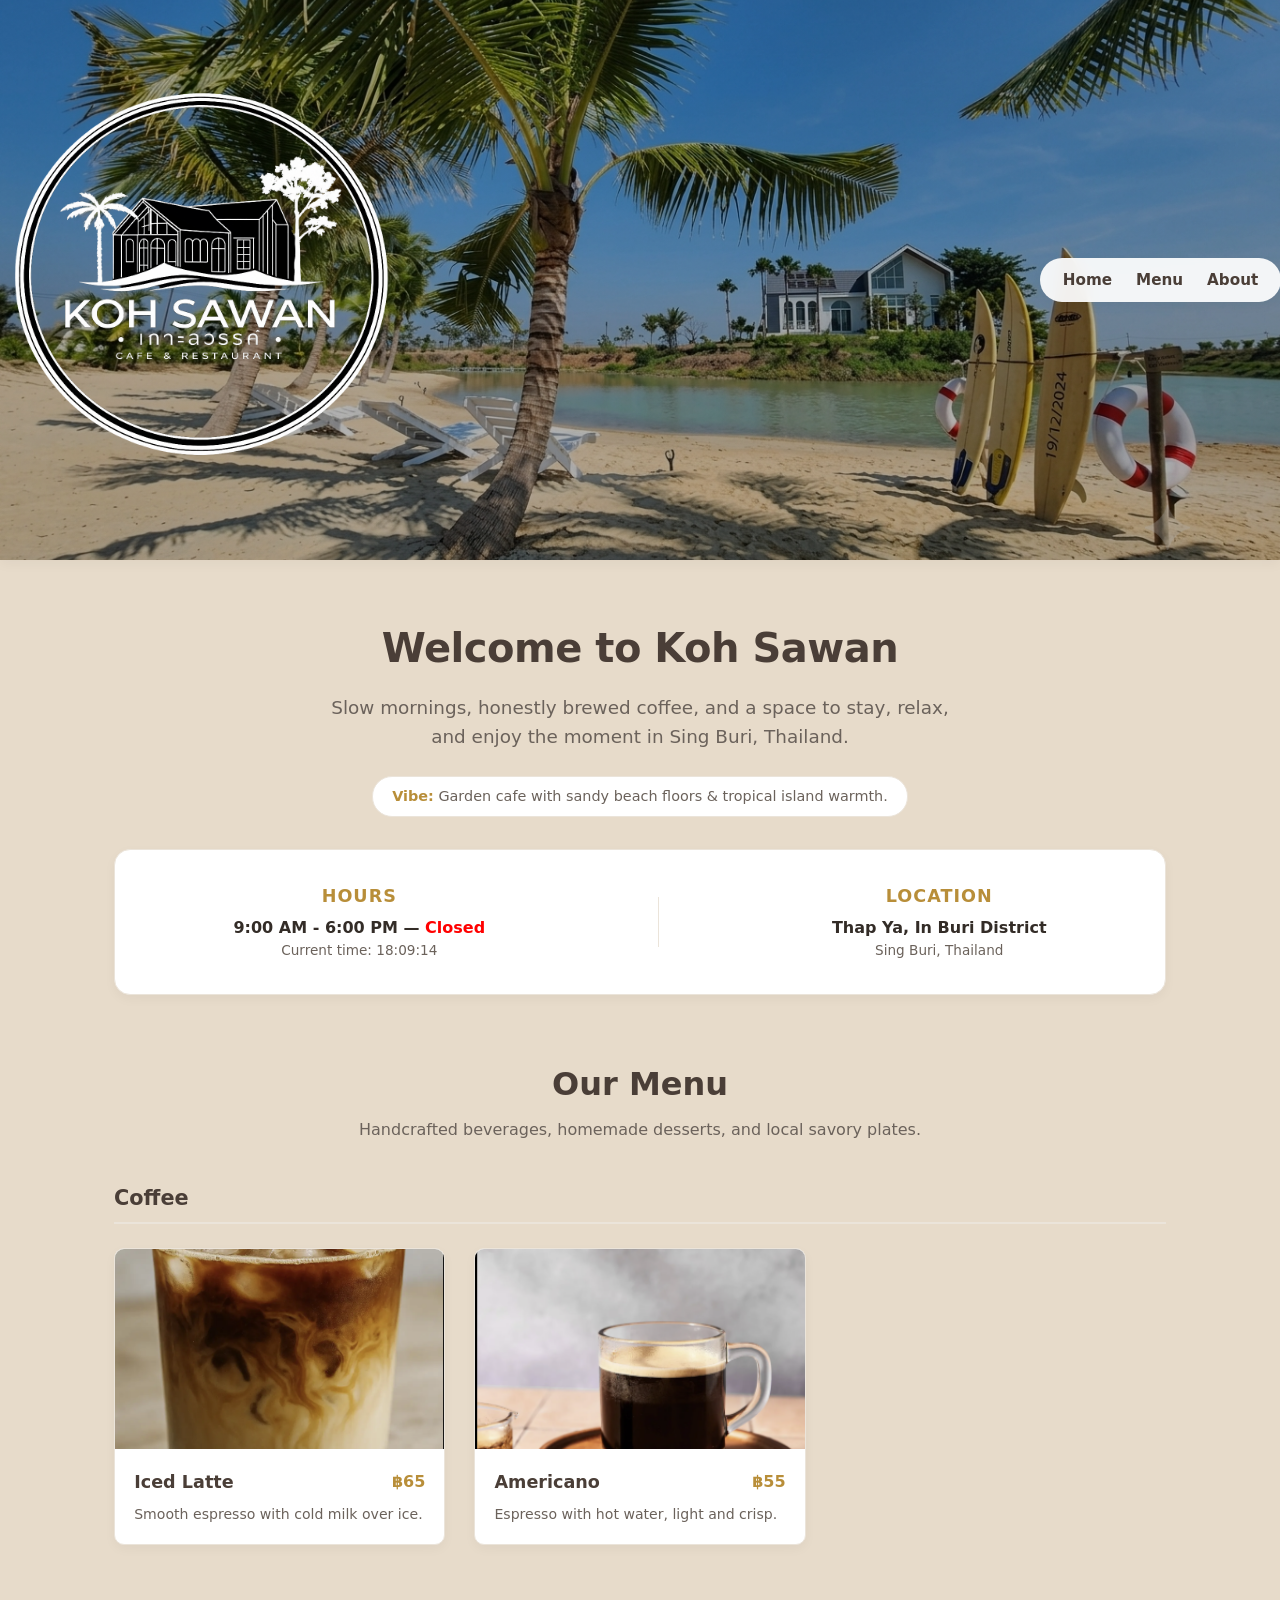
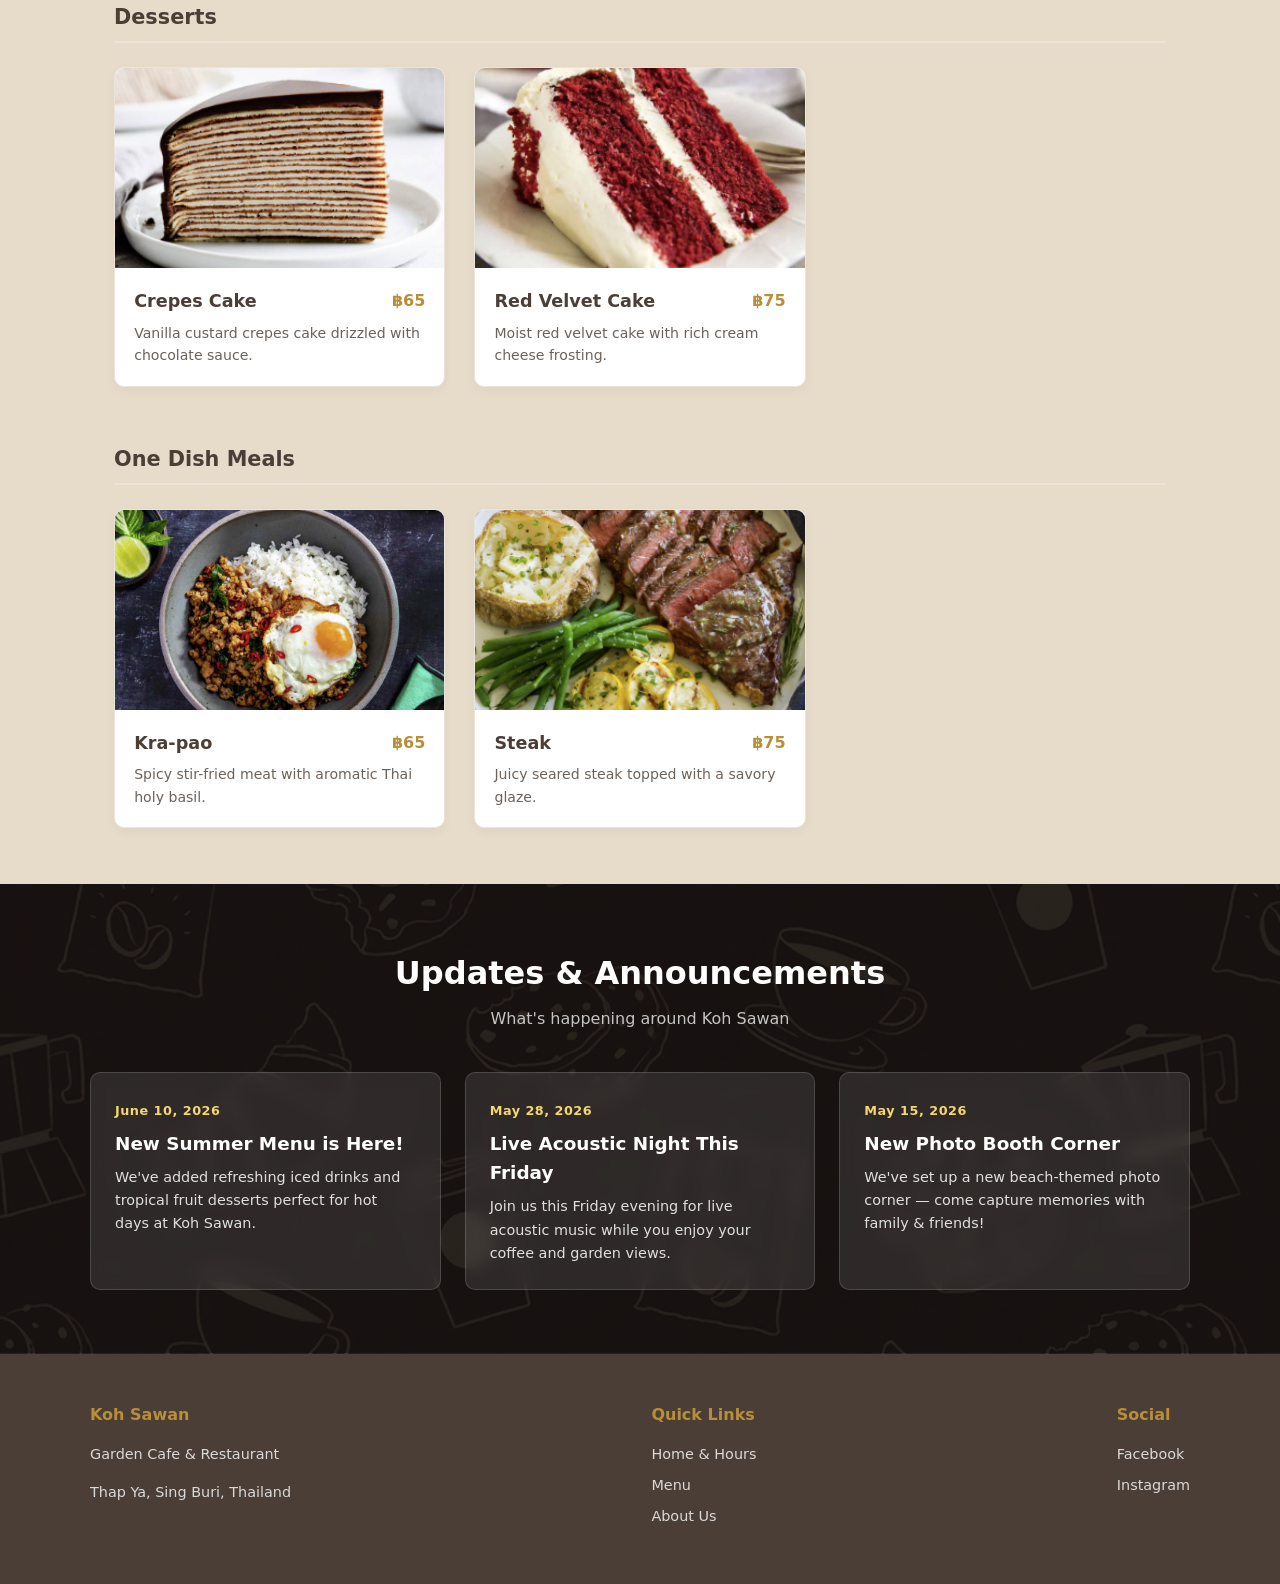
<file: HTML/Page/Index.html>
<!DOCTYPE html>
<html lang="en">
<head>
  <meta charset="UTF-8" />
  <meta name="viewport" content="width=device-width, initial-scale=1.0" />
  <title>Koh Sawan - Garden Cafe & Restaurant</title>
  <link rel="stylesheet" href="Index.css" />
</head>
<body>
  
  <nav>
    <div class="nav-inner">
      <img src="../image/Logo.png" alt="Koh Sawan Logo" class="logo">
      <div class="nav-links">
        <a href="#home">Home</a>
        <a href="#menu">Menu</a>
        <a href="about.html">About</a>
      </div>
    </div>
  </nav>

  <header class="hero-header">
    <div class="header-content">
      <h1>Welcome to Koh Sawan</h1>
      <p class="tagline">Slow mornings, honestly brewed coffee, and a space to stay, relax, and enjoy the moment in Sing Buri, Thailand.</p>
      <div class="vibe-badge">
        <span>Vibe:</span> Garden cafe with sandy beach floors & tropical island warmth.
      </div>
    </div>
  </header>

  <main>
    <section id="home" class="info-card">
      <div class="info-group">
        <h3>Hours</h3>
        <p>9:00 AM - 6:00 PM — <span id="status" class="status-tag">Open</span></p>
        <p class="sub-text">Current time: <span id="clock">--:--</span></p>
      </div>
      <div class="info-divider"></div>
      <div class="info-group">
        <h3>Location</h3>
        <p>Thap Ya, In Buri District</p>
        <p class="sub-text">Sing Buri, Thailand</p>
      </div>
    </section>

    <section id="menu">
      <div class="section-header">
        <h2>Our Menu</h2>
        <p>Handcrafted beverages, homemade desserts, and local savory plates.</p>
      </div>

      <div class="menu-category">
        <h3>Coffee</h3>
        <div class="menu-grid">
          <div class="menu-card">
            <div class="card-img-wrapper">
              <img src="../image/Latte.png" alt="Iced Latte">
            </div>
            <div class="menu-card-info">
              <div class="card-title-row">
                <h4>Iced Latte</h4>
                <span class="price">฿65</span>
              </div>
              <p>Smooth espresso with cold milk over ice.</p>
            </div>
          </div>

          <div class="menu-card">
            <div class="card-img-wrapper">
              <img src="../image/Americano.png" alt="Americano">
            </div>
            <div class="menu-card-info">
              <div class="card-title-row">
                <h4>Americano</h4>
                <span class="price">฿55</span>
              </div>
              <p>Espresso with hot water, light and crisp.</p>
            </div>
          </div>
        </div>
      </div>

      <div class="menu-category">
        <h3>Desserts</h3>
        <div class="menu-grid">
          <div class="menu-card">
            <div class="card-img-wrapper">
              <img src="../image/CrepeCake.png" alt="Crepes Cake">
            </div>
            <div class="menu-card-info">
              <div class="card-title-row">
                <h4>Crepes Cake</h4>
                <span class="price">฿65</span>
              </div>
              <p>Vanilla custard crepes cake drizzled with chocolate sauce.</p>
            </div>
          </div>

          <div class="menu-card">
            <div class="card-img-wrapper">
              <img src="../image/RedVelvet.png" alt="Red Velvet Cake">
            </div>
            <div class="menu-card-info">
              <div class="card-title-row">
                <h4>Red Velvet Cake</h4>
                <span class="price">฿75</span>
              </div>
              <p>Moist red velvet cake with rich cream cheese frosting.</p>
            </div>
          </div>
        </div>
      </div>

      <div class="menu-category">
        <h3>One Dish Meals</h3>
        <div class="menu-grid">
          <div class="menu-card">
            <div class="card-img-wrapper">
              <img src="../image/KraPou.png" alt="Kra-pao">
            </div>
            <div class="menu-card-info">
              <div class="card-title-row">
                <h4>Kra-pao</h4>
                <span class="price">฿65</span>
              </div>
              <p>Spicy stir-fried meat with aromatic Thai holy basil.</p>
            </div>
          </div>

          <div class="menu-card">
            <div class="card-img-wrapper">
              <img src="../image/Steak.png" alt="Steak">
            </div>
            <div class="menu-card-info">
              <div class="card-title-row">
                <h4>Steak</h4>
                <span class="price">฿75</span>
              </div>
              <p>Juicy seared steak topped with a savory glaze.</p>
            </div>
          </div>
        </div>
      </div>
    </section>
  </main>

  <section id="updates" class="full-bleed">
    <div class="updates-inner">
      <div class="section-header light">
        <h2>Updates & Announcements</h2>
        <p>What's happening around Koh Sawan</p>
      </div>

      <div class="updates-grid">
        <article class="update-post">
          <span class="update-date">June 10, 2026</span>
          <h3>New Summer Menu is Here!</h3>
          <p>We've added refreshing iced drinks and tropical fruit desserts perfect for hot days at Koh Sawan.</p>
        </article>

        <article class="update-post">
          <span class="update-date">May 28, 2026</span>
          <h3>Live Acoustic Night This Friday</h3>
          <p>Join us this Friday evening for live acoustic music while you enjoy your coffee and garden views.</p>
        </article>

        <article class="update-post">
          <span class="update-date">May 15, 2026</span>
          <h3>New Photo Booth Corner</h3>
          <p>We've set up a new beach-themed photo corner — come capture memories with family & friends!</p>
        </article>
      </div>
    </div>
  </section>

  <footer>
    <div class="footer-inner">
      <div class="footer-column">
        <h3>Koh Sawan</h3>
        <p>Garden Cafe & Restaurant</p>
        <p>Thap Ya, Sing Buri, Thailand</p>
      </div>

      <div class="footer-column">
        <h3>Quick Links</h3>
        <a href="#home">Home & Hours</a>
        <a href="#menu">Menu</a>
        <a href="about.html">About Us</a>
      </div>

      <div class="footer-column">
        <h3>Social</h3>
        <a href="#">Facebook</a>
        <a href="#">Instagram</a>
      </div>
    </div>
  </footer>

  <script src="script.js"></script>
</body>
</html>
</file>
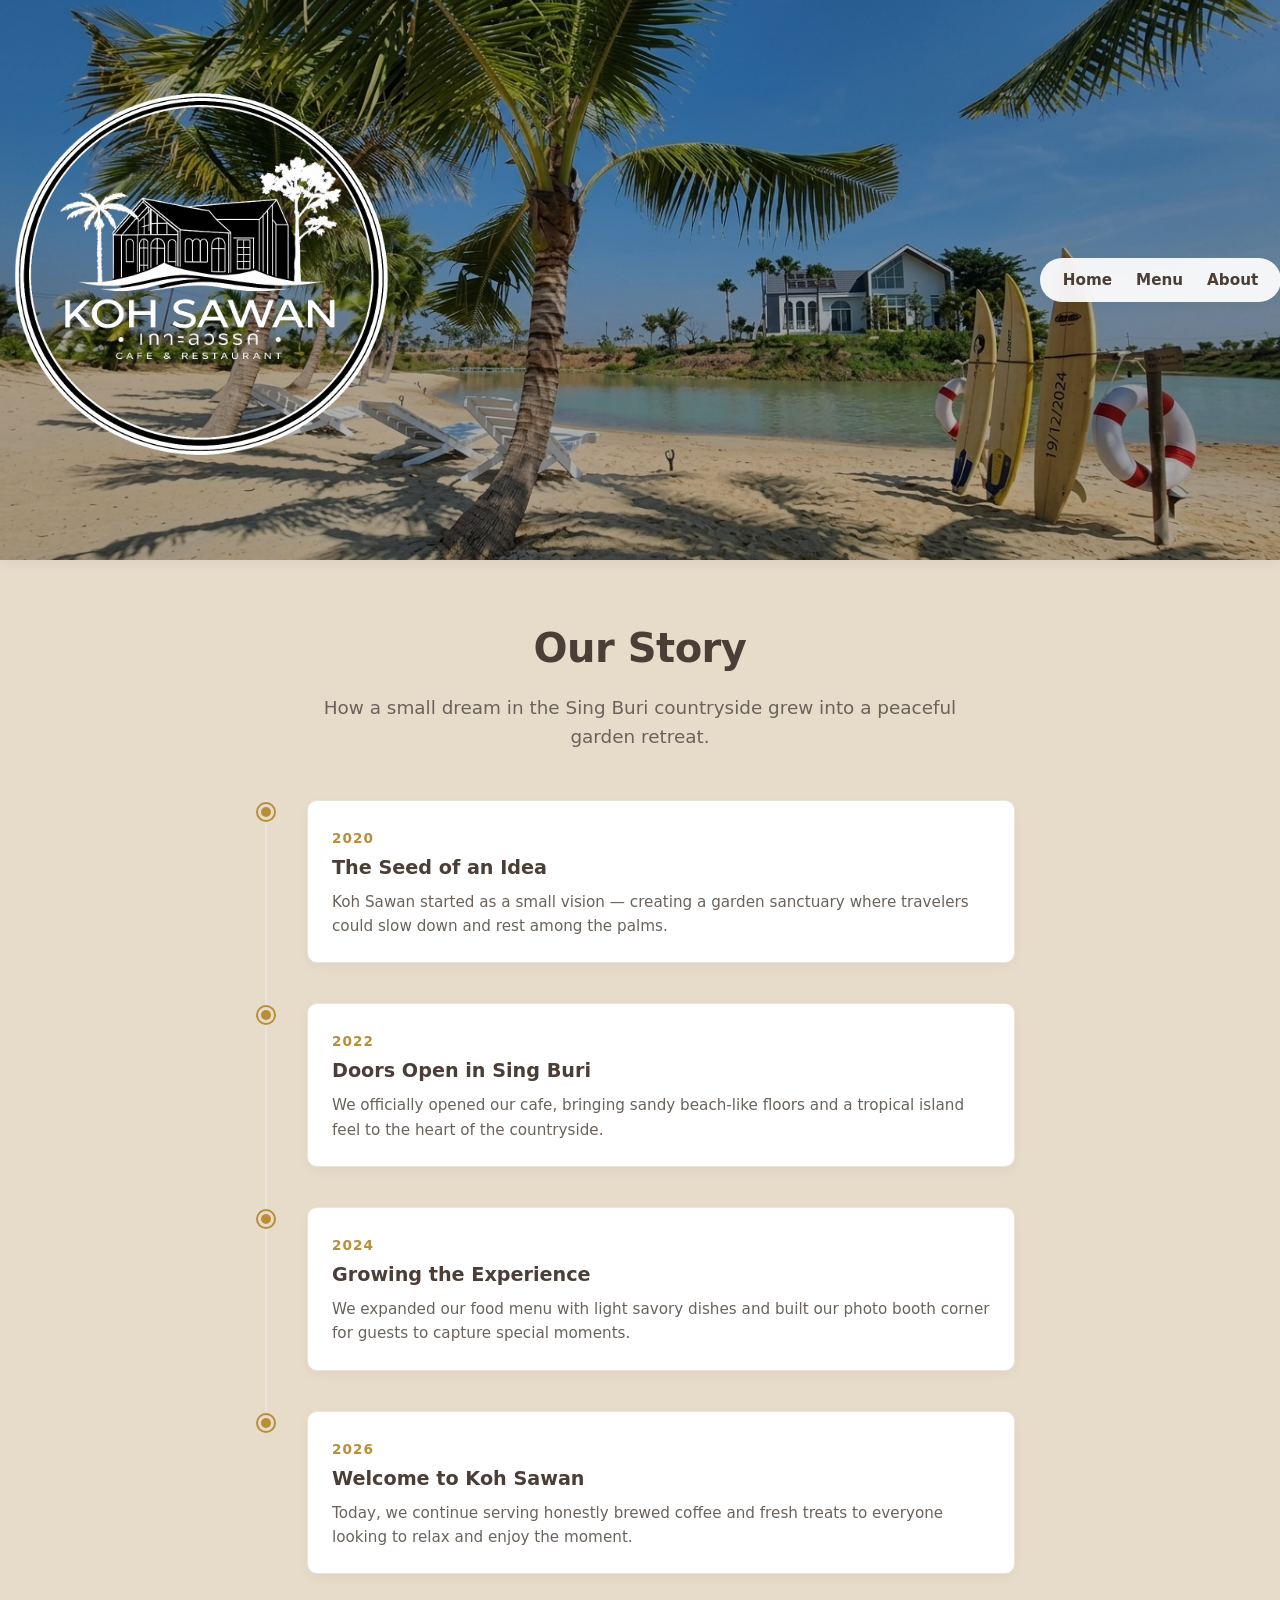
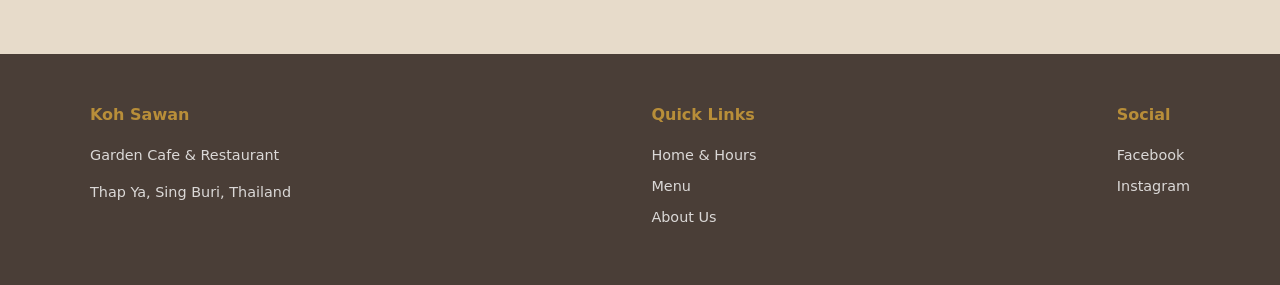
<file: HTML/Page/about.html>
<!DOCTYPE html>
<html lang="en">
<head>
  <meta charset="UTF-8">
  <meta name="viewport" content="width=device-width, initial-scale=1.0">
  <title>Koh Sawan - Our Story</title>
  <link rel="stylesheet" href="Index.css" />
</head>
<body>

  <nav>
    <div class="nav-inner">
      <img src="../image/Logo.png" alt="Koh Sawan Logo" class="logo">
      <div class="nav-links">
        <a href="Index.html">Home</a>
        <a href="Index.html#menu">Menu</a>
        <a href="about.html">About</a>
      </div>
    </div>
  </nav>

  <header class="hero-header">
    <div class="header-content">
      <h1>Our Story</h1>
      <p class="tagline">How a small dream in the Sing Buri countryside grew into a peaceful garden retreat.</p>
    </div>
  </header>

  <main>
    <section class="timeline-container">
      <div class="timeline">
        
        <div class="timeline-item">
          <div class="timeline-dot"></div>
          <div class="timeline-content">
            <span class="timeline-year">2020</span>
            <h3>The Seed of an Idea</h3>
            <p>Koh Sawan started as a small vision — creating a garden sanctuary where travelers could slow down and rest among the palms.</p>
          </div>
        </div>

        <div class="timeline-item">
          <div class="timeline-dot"></div>
          <div class="timeline-content">
            <span class="timeline-year">2022</span>
            <h3>Doors Open in Sing Buri</h3>
            <p>We officially opened our cafe, bringing sandy beach-like floors and a tropical island feel to the heart of the countryside.</p>
          </div>
        </div>

        <div class="timeline-item">
          <div class="timeline-dot"></div>
          <div class="timeline-content">
            <span class="timeline-year">2024</span>
            <h3>Growing the Experience</h3>
            <p>We expanded our food menu with light savory dishes and built our photo booth corner for guests to capture special moments.</p>
          </div>
        </div>

        <div class="timeline-item">
          <div class="timeline-dot"></div>
          <div class="timeline-content">
            <span class="timeline-year">2026</span>
            <h3>Welcome to Koh Sawan</h3>
            <p>Today, we continue serving honestly brewed coffee and fresh treats to everyone looking to relax and enjoy the moment.</p>
          </div>
        </div>

      </div>
    </section>
  </main>

  <footer>
    <div class="footer-inner">
      <div class="footer-column">
        <h3>Koh Sawan</h3>
        <p>Garden Cafe & Restaurant</p>
        <p>Thap Ya, Sing Buri, Thailand</p>
      </div>

      <div class="footer-column">
        <h3>Quick Links</h3>
        <a href="Index.html#home">Home & Hours</a>
        <a href="Index.html#menu">Menu</a>
        <a href="about.html">About Us</a>
      </div>

      <div class="footer-column">
        <h3>Social</h3>
        <a href="#">Facebook</a>
        <a href="#">Instagram</a>
      </div>
    </div>
  </footer>

</body>
</html>
</file>
<file: HTML/Page/Index.css>
:root {
  --bg-color: #e7dbca;
  --card-bg: #ffffff;
  --text-primary: #332C27;
  --text-muted: #6B625B;
  --accent-gold: #B88E39;
  --accent-dark: #4A3E37;
  --border-light: #EBE4DA;
  --font-family: 'Segoe UI', system-ui, -apple-system, sans-serif;
  --radius-lg: 16px;
  --radius-md: 10px;
  --shadow-sm: 0 4px 12px rgba(0, 0, 0, 0.04);
  --shadow-md: 0 8px 24px rgba(0, 0, 0, 0.08);
}

* {
  box-sizing: border-box;
}

body {
  margin: 0;
  padding: 0;
  font-family: var(--font-family);
  line-height: 1.6;
  color: var(--text-primary);
  background-color: var(--bg-color);
}

/* --- NAVIGATION --- */
nav {
  background-image: linear-gradient(rgba(0,0,0,0.3), rgba(0,0,0,0.3)), url("../image/SeaSide.png");
  background-size: cover;
  background-position: center;
  padding-top: 5rem;
  padding-bottom: 5rem;
  box-shadow: var(--shadow-sm);
}

.nav-inner {
  max-width: 1500px;
  margin: 0 auto;
  display: flex;
  justify-content: space-between;
  align-items: center;
}

.logo {
  height: 400px;
  width: auto;
}

.nav-links {
  display: flex;
  gap: 1.5rem;
  background-color: rgba(255, 255, 255, 0.92);
  backdrop-filter: blur(8px);
  padding: 0.6rem 1.4rem;
  border-radius: 30px;
  box-shadow: var(--shadow-sm);
}

.nav-links a {
  color: var(--accent-dark);
  text-decoration: none;
  font-weight: 600;
  font-size: 0.95rem;
  transition: color 0.2s ease;
}

.nav-links a:hover {
  color: var(--accent-gold);
}

/* --- HERO HEADER --- */
.hero-header {
  max-width: 800px;
  margin: 3.5rem auto 2rem;
  text-align: center;
  padding: 0 1.5rem;
}

.hero-header h1 {
  font-size: 2.5rem;
  color: var(--accent-dark);
  margin-bottom: 0.8rem;
  letter-spacing: -0.5px;
}

.tagline {
  font-size: 1.15rem;
  color: var(--text-muted);
  max-width: 650px;
  margin: 0 auto 1.5rem;
}

.vibe-badge {
  display: inline-block;
  background: var(--card-bg);
  padding: 0.5rem 1.2rem;
  border-radius: 20px;
  border: 1px solid var(--border-light);
  font-size: 0.9rem;
  color: var(--text-muted);
}

.vibe-badge span {
  font-weight: 700;
  color: var(--accent-gold);
}

/* --- MAIN LAYOUT --- */
main {
  max-width: 1100px;
  margin: 0 auto;
  padding: 0 1.5rem;
}

/* --- HOME / INFO CARD --- */
.info-card {
  background: var(--card-bg);
  border-radius: var(--radius-lg);
  padding: 2rem;
  display: flex;
  justify-content: space-around;
  align-items: center;
  box-shadow: var(--shadow-sm);
  border: 1px solid var(--border-light);
  margin-bottom: 4rem;
}

.info-group {
  text-align: center;
}

.info-group h3 {
  margin: 0 0 0.3rem;
  color: var(--accent-gold);
  font-size: 1.1rem;
  text-transform: uppercase;
  letter-spacing: 1px;
}

.info-group p {
  margin: 0;
  font-weight: 600;
}

.sub-text {
  font-size: 0.85rem;
  color: var(--text-muted);
  font-weight: normal !important;
}

.info-divider {
  width: 1px;
  height: 50px;
  background: var(--border-light);
}

/* --- SECTION HEADERS --- */
.section-header {
  text-align: center;
  margin-bottom: 2.5rem;
}

.section-header h2 {
  font-size: 2rem;
  color: var(--accent-dark);
  margin: 0 0 0.4rem;
}

.section-header p {
  color: var(--text-muted);
  margin: 0;
}

.section-header.light h2 {
  color: #FFFFFF;
}

.section-header.light p {
  color: rgba(255,255,255,0.75);
}

/* --- MENU GRID & CARDS --- */
.menu-category {
  margin-bottom: 3.5rem;
}

.menu-category h3 {
  font-size: 1.3rem;
  color: var(--accent-dark);
  border-bottom: 2px solid var(--border-light);
  padding-bottom: 0.4rem;
  margin-bottom: 1.5rem;
}

.menu-grid {
  display: grid;
  grid-template-columns: repeat(auto-fill, minmax(260px, 1fr));
  gap: 1.8rem;
}

.menu-card {
  background: var(--card-bg);
  border-radius: var(--radius-md);
  overflow: hidden;
  box-shadow: var(--shadow-sm);
  border: 1px solid var(--border-light);
  transition: transform 0.2s ease, box-shadow 0.2s ease;
}

.menu-card:hover {
  transform: translateY(-4px);
  box-shadow: var(--shadow-md);
}

.card-img-wrapper {
  width: 100%;
  height: 200px;
  overflow: hidden;
}

.card-img-wrapper img {
  width: 100%;
  height: 100%;
  object-fit: cover;
}

.menu-card-info {
  padding: 1.2rem;
}

.card-title-row {
  display: flex;
  justify-content: space-between;
  align-items: center;
  margin-bottom: 0.4rem;
}

.card-title-row h4 {
  margin: 0;
  font-size: 1.1rem;
  color: var(--accent-dark);
}

.price {
  font-weight: bold;
  color: var(--accent-gold);
}

.menu-card-info p {
  margin: 0;
  font-size: 0.88rem;
  color: var(--text-muted);
}

/* --- FULL BLEED UPDATES SECTION --- */
.full-bleed {
  width: 100vw;
  position: relative;
  left: 50%;
  right: 50%;
  margin-left: -50vw;
  margin-right: -50vw;
  background-image: linear-gradient(rgba(0,0,0,0.65), rgba(0,0,0,0.65)), url("../image/coffeebackground.png");
  background-size: cover;
  background-position: center;
  padding: 4rem 1.5rem;
  box-sizing: border-box;
}

.updates-inner {
  max-width: 1100px;
  margin: 0 auto;
}

.updates-grid {
  display: grid;
  grid-template-columns: repeat(auto-fit, minmax(280px, 1fr));
  gap: 1.5rem;
}

.update-post {
  background: rgba(255, 255, 255, 0.1);
  backdrop-filter: blur(8px);
  border: 1px solid rgba(255, 255, 255, 0.15);
  padding: 1.5rem;
  border-radius: var(--radius-md);
  color: white;
}

.update-date {
  font-size: 0.8rem;
  color: #F5D76E;
  font-weight: 600;
  letter-spacing: 0.5px;
}

.update-post h3 {
  margin: 0.4rem 0 0.5rem;
  font-size: 1.15rem;
}

.update-post p {
  margin: 0;
  font-size: 0.9rem;
  color: rgba(255, 255, 255, 0.85);
}

/* --- FOOTER --- */
footer {
  background-color: var(--accent-dark);
  color: white;
  padding: 3rem 1.5rem;
}

.footer-inner {
  max-width: 1100px;
  margin: 0 auto;
  display: flex;
  justify-content: space-between;
  flex-wrap: wrap;
  gap: 2rem;
}

.footer-column h3 {
  margin-top: 0;
  margin-bottom: 1rem;
  color: var(--accent-gold);
  font-size: 1rem;
}

.footer-column a,
.footer-column p {
  color: rgba(255, 255, 255, 0.8);
  text-decoration: none;
  margin-bottom: 0.5rem;
  display: block;
  font-size: 0.9rem;
}

.footer-column a:hover {
  color: white;
}

/* --- RESPONSIVE MOBILE ADJUSTMENTS --- */
@media (max-width: 768px) {
  .nav-inner {
    flex-direction: column;
    gap: 1rem;
  }

  .info-card {
    flex-direction: column;
    gap: 1.5rem;
  }

  .info-divider {
    width: 80%;
    height: 1px;
  }
}

/* --- ABOUT PAGE TIMELINE --- */
.timeline-container {
  max-width: 750px;
  margin: 0 auto 4rem;
}

.timeline {
  position: relative;
  padding: 1rem 0;
}

.timeline-item {
  position: relative;
  padding-left: 2.5rem;
  padding-bottom: 2.5rem;
  border-left: 2px solid var(--border-light);
}

.timeline-item:last-child {
  border-left: 2px solid transparent;
  padding-bottom: 0;
}

.timeline-dot {
  position: absolute;
  left: -9px;
  top: 4px;
  width: 16px;
  height: 16px;
  border-radius: 50%;
  background-color: var(--accent-gold);
  border: 3px solid var(--bg-color);
  box-shadow: 0 0 0 2px var(--accent-gold);
}

.timeline-content {
  background: var(--card-bg);
  padding: 1.5rem;
  border-radius: var(--radius-md);
  border: 1px solid var(--border-light);
  box-shadow: var(--shadow-sm);
}

.timeline-year {
  display: inline-block;
  font-size: 0.85rem;
  font-weight: 700;
  color: var(--accent-gold);
  letter-spacing: 1px;
  margin-bottom: 0.2rem;
}

.timeline-content h3 {
  margin: 0 0 0.4rem;
  color: var(--accent-dark);
  font-size: 1.2rem;
}

.timeline-content p {
  margin: 0;
  color: var(--text-muted);
  font-size: 0.95rem;
}
</file>
